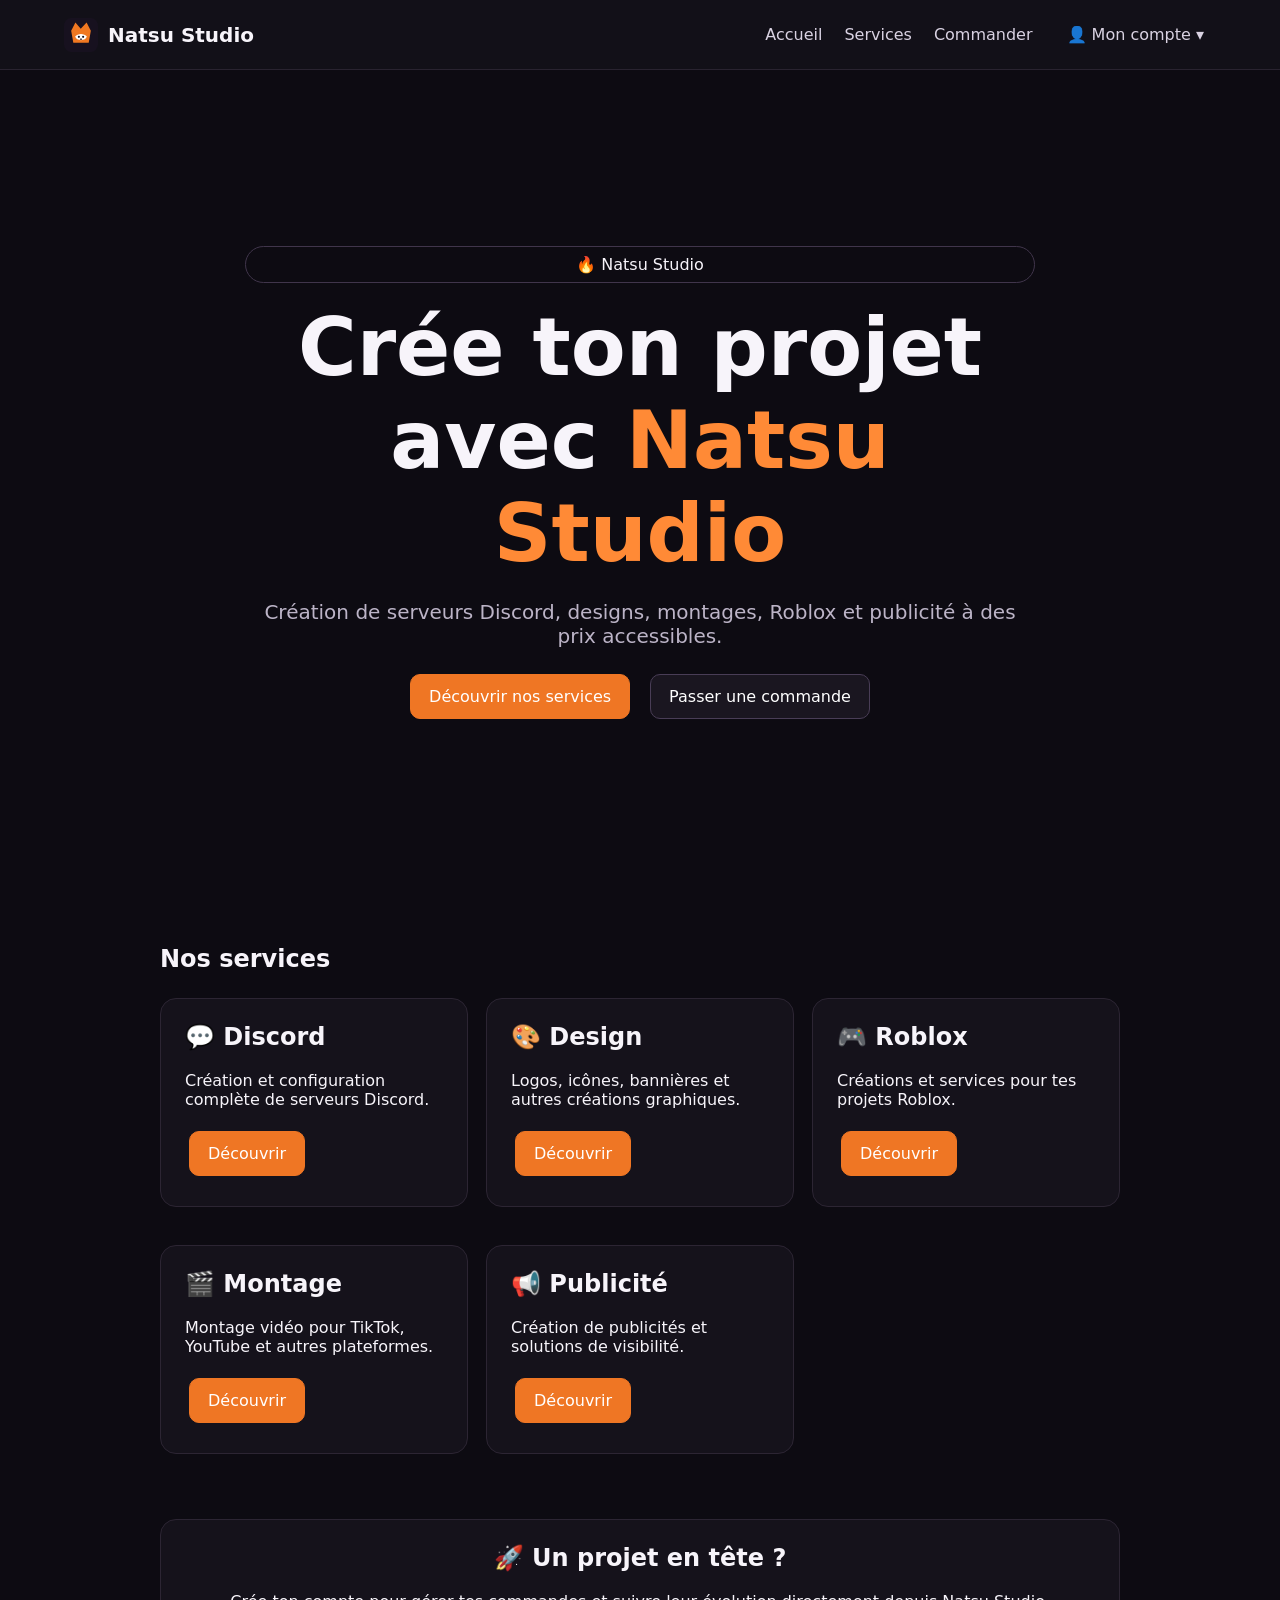
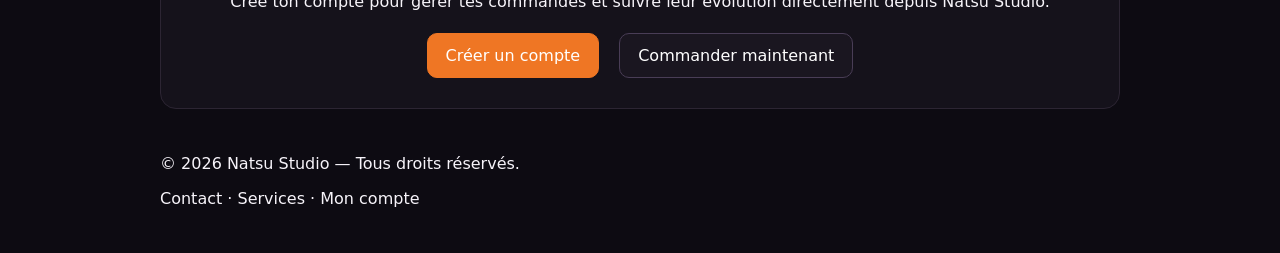
<file: index.html>
<!DOCTYPE html>
<html lang="fr">
<head>
  <meta charset="UTF-8">
  <meta name="viewport" content="width=device-width, initial-scale=1.0">
  <title>Natsu Studio</title>
  <link rel="stylesheet" href="css/style.css">
  <link rel="icon" href="favicon.svg">
</head>

<body>

  <header class="topbar">
    <a href="index.html" class="brand">
      <img src="favicon.svg" alt="Natsu Studio">
      <span>Natsu Studio</span>
    </a>

    <nav>
      <a href="index.html">Accueil</a>
      <a href="services.html">Services</a>
      <a href="commander.html">Commander</a>

      <div class="account-menu">
        <button class="nav-button" type="button">
          👤 Mon compte ▾
        </button>

        <div class="dropdown">
          <a href="account.html">👤 Mon compte</a>
          <a href="orders.html">📦 Mes commandes</a>
          <a href="settings.html">⚙️ Paramètres</a>
        </div>
      </div>
    </nav>
  </header>


  <main>

    <section class="hero">
      <div class="hero-card">

        <div class="pill">
          🔥 Natsu Studio
        </div>

        <h1>
          Crée ton projet avec
          <span>Natsu Studio</span>
        </h1>

        <p>
          Création de serveurs Discord, designs, montages, Roblox
          et publicité à des prix accessibles.
        </p>

        <div class="actions">
          <a href="services.html" class="btn primary">
            Découvrir nos services
          </a>

          <a href="commander.html" class="btn">
            Passer une commande
          </a>
        </div>

      </div>
    </section>


    <section class="container">

      <h2>Nos services</h2>

      <div class="grid">

        <div class="card">
          <h2>💬 Discord</h2>
          <p>
            Création et configuration complète de serveurs Discord.
          </p>

          <a href="services.html" class="btn primary">
            Découvrir
          </a>
        </div>

        <div class="card">
          <h2>🎨 Design</h2>
          <p>
            Logos, icônes, bannières et autres créations graphiques.
          </p>

          <a href="services.html" class="btn primary">
            Découvrir
          </a>
        </div>

        <div class="card">
          <h2>🎮 Roblox</h2>
          <p>
            Créations et services pour tes projets Roblox.
          </p>

          <a href="services.html" class="btn primary">
            Découvrir
          </a>
        </div>

        <div class="card">
          <h2>🎬 Montage</h2>
          <p>
            Montage vidéo pour TikTok, YouTube et autres plateformes.
          </p>

          <a href="services.html" class="btn primary">
            Découvrir
          </a>
        </div>

        <div class="card">
          <h2>📢 Publicité</h2>
          <p>
            Création de publicités et solutions de visibilité.
          </p>

          <a href="services.html" class="btn primary">
            Découvrir
          </a>
        </div>

      </div>

    </section>


    <section class="container">

      <div class="card" style="text-align:center">

        <h2>🚀 Un projet en tête ?</h2>

        <p>
          Crée ton compte pour gérer tes commandes et suivre leur
          évolution directement depuis Natsu Studio.
        </p>

        <div class="actions">
          <a href="auth.html" class="btn primary">
            Créer un compte
          </a>

          <a href="commander.html" class="btn">
            Commander maintenant
          </a>
        </div>

      </div>

    </section>

  </main>


  <footer class="container">
    <p>
      © 2026 Natsu Studio — Tous droits réservés.
    </p>

    <p>
      <a href="contact.html">Contact</a>
      ·
      <a href="services.html">Services</a>
      ·
      <a href="auth.html">Mon compte</a>
    </p>
  </footer>


  <script type="module" src="js/site.js"></script>

</body>
</html>
</file>
<file: css/style.css>
*{box-sizing:border-box}body{margin:0;font-family:Inter,system-ui,Arial,sans-serif;background:#0d0b12;color:#f7f4fa}a{color:inherit;text-decoration:none}.topbar{height:70px;padding:0 5%;display:flex;align-items:center;justify-content:space-between;border-bottom:1px solid #292330;background:#121018;position:sticky;top:0;z-index:10}.brand{font-weight:800;font-size:20px;display:flex;gap:10px;align-items:center}.brand img{width:34px;height:34px}.topbar nav{display:flex;align-items:center;gap:22px}.topbar nav>a,.nav-button{color:#d9d2e2}.nav-button{background:none;border:0;font:inherit;cursor:pointer;padding:12px}.account-menu{position:relative}.dropdown{display:none;position:absolute;right:0;top:100%;min-width:190px;background:#17131e;border:1px solid #342b3d;border-radius:12px;padding:7px;box-shadow:0 14px 35px #0008}.account-menu:hover .dropdown,.account-menu:focus-within .dropdown{display:block}.dropdown a{display:block;padding:11px 12px;border-radius:8px}.dropdown a:hover{background:#27202e}.hero{min-height:calc(100vh - 70px);display:grid;place-items:center;padding:30px}.hero-card{max-width:850px;text-align:center;padding:70px 30px}.hero h1{font-size:clamp(42px,7vw,80px);margin:18px 0}.hero h1 span{color:#ff8a36}.hero p{font-size:20px;color:#bcb4c7}.pill{padding:8px 14px;border:1px solid #40354b;border-radius:999px}.actions{display:flex;gap:12px;justify-content:center;flex-wrap:wrap}.btn{display:inline-block;padding:12px 18px;border:1px solid #493d56;border-radius:10px;background:#1a1620;color:#fff;cursor:pointer;margin:6px 4px}.btn.primary{background:#ef7624;border-color:#ef7624}.btn.google{background:#fff;color:#17131e}.btn.danger{background:#6e2430}.container{max-width:1000px;margin:45px auto;padding:0 20px}.grid{display:grid;grid-template-columns:repeat(3,1fr);gap:18px;margin:25px 0}.card{background:#15121b;border:1px solid #2c2533;border-radius:16px;padding:24px;margin-bottom:20px}.card h1,.card h2{margin-top:0}.auth-wrap{min-height:100vh;display:grid;place-items:center;padding:20px}.auth-card{width:min(460px,100%);background:#15121b;border:1px solid #2c2533;border-radius:18px;padding:30px}.auth-card .brand{margin-bottom:25px}label{display:block;margin:14px 0;color:#cfc7d5}input,textarea,select{display:block;width:100%;margin-top:7px;padding:12px;border-radius:9px;border:1px solid #3b3244;background:#0e0c12;color:#fff;font:inherit}input:focus,textarea:focus,select:focus{outline:2px solid #ef7624}.check{display:flex;align-items:center;gap:8px}.check input{width:auto;margin:0}.choice{border:1px solid #302838;border-radius:12px;padding:12px;margin:18px 0}.choice label{margin:8px 0}.choice input{display:inline;width:auto;margin-right:7px}.link{border:0;background:none;color:#ff963f;cursor:pointer}.message{min-height:22px;color:#ffb275}.account-info{display:grid;gap:10px;margin:20px 0}.settings-layout{max-width:1100px;margin:40px auto;padding:0 20px;display:grid;grid-template-columns:240px 1fr;gap:22px}.settings-nav{background:#15121b;border:1px solid #2c2533;border-radius:16px;padding:16px;height:max-content}.settings-nav button{width:100%;text-align:left;padding:13px;border:0;border-radius:9px;background:none;color:#ddd6e3;cursor:pointer;margin:3px 0;font:inherit}.settings-nav button.active,.settings-nav button:hover{background:#29212f;color:#fff}.settings-content{background:#15121b;border:1px solid #2c2533;border-radius:16px;padding:28px}.tab{display:none}.tab.active{display:block}.tab hr{border:0;border-top:1px solid #302838;margin:28px 0}.coming{padding:20px;border:1px dashed #564762;border-radius:12px;color:#c8becf}.order-row{padding:15px;border:1px solid #302838;border-radius:12px;margin:10px 0}.status{font-weight:700}.status.pending{color:#ffbd57}.status.in_progress{color:#65b8ff}.status.completed{color:#5be48b}.status.cancelled{color:#ff6875}@media(max-width:720px){.topbar{height:auto;padding:14px 4%;gap:10px;align-items:flex-start}.topbar nav{gap:6px;flex-wrap:wrap;justify-content:flex-end}.topbar nav>a{display:none}.account-menu .dropdown{position:fixed;right:4%;top:62px}.grid{grid-template-columns:1fr}.settings-layout{grid-template-columns:1fr}.settings-nav{display:flex;flex-wrap:wrap;gap:5px}.settings-nav h2{width:100%}.settings-nav button{width:auto;flex:1}.hero-card{padding:45px 10px}}
</file>
